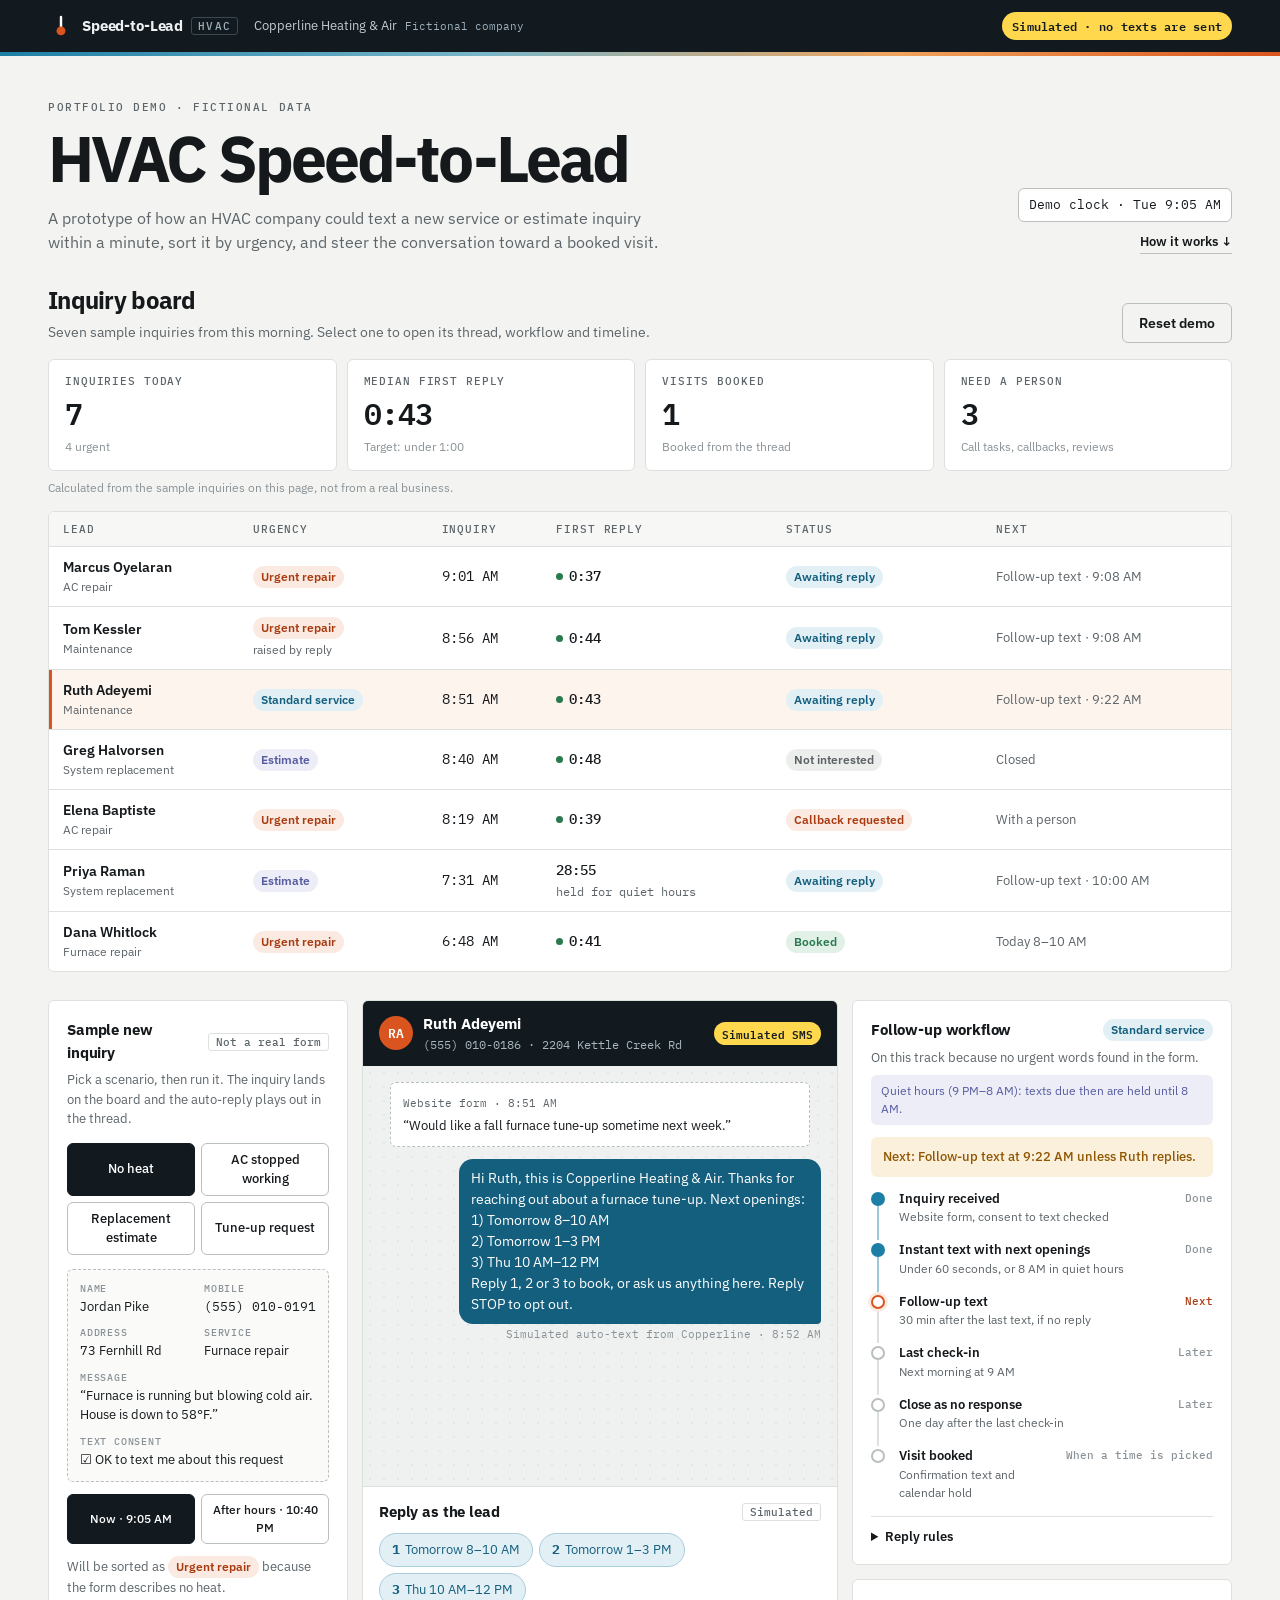
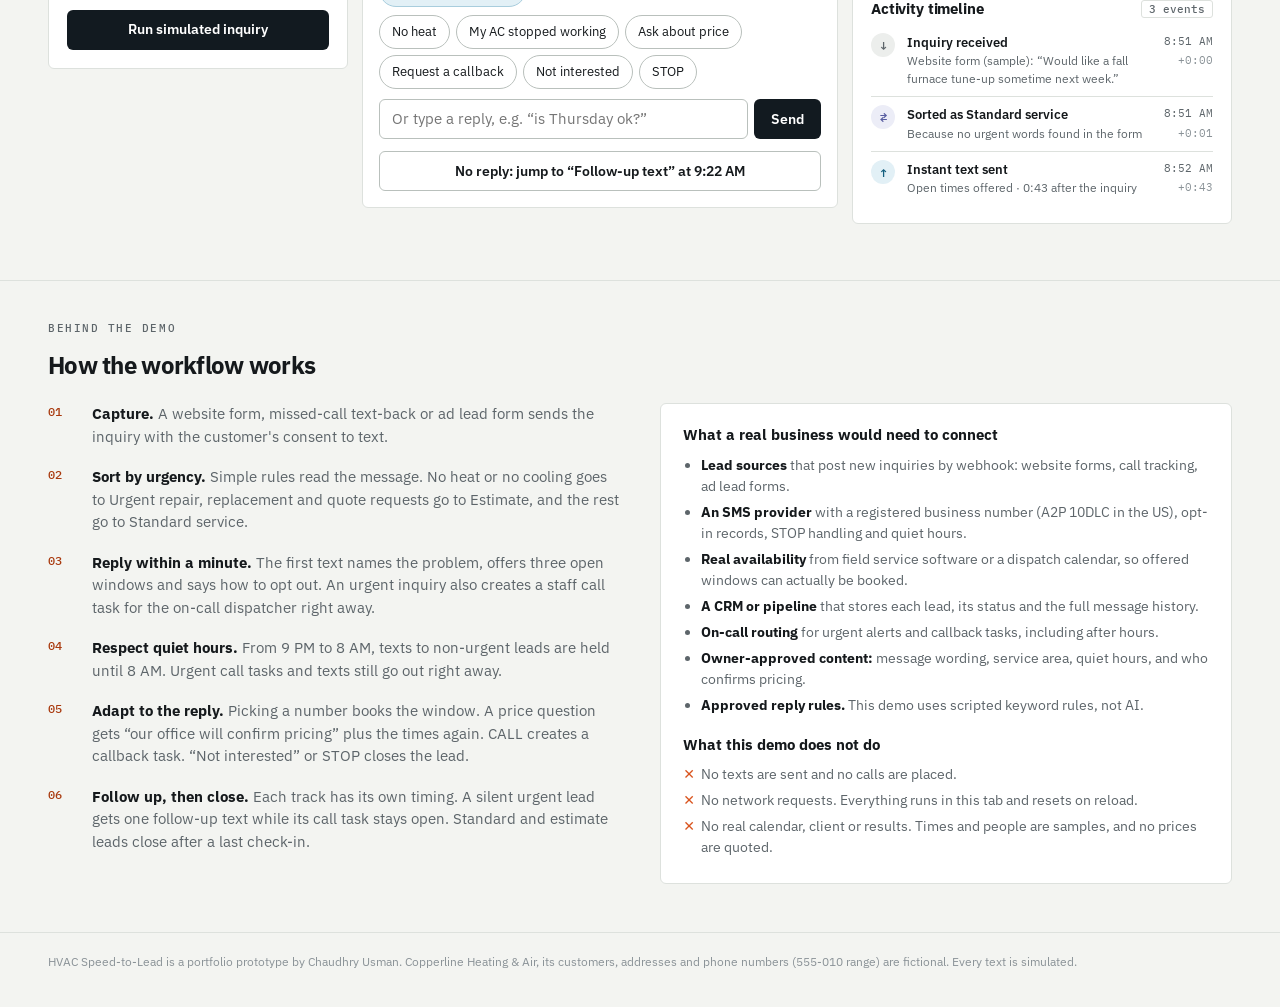
<file: public/demos/hvac-speed-to-lead/index.html>
<!doctype html>
<html lang="en">
<head>
  <meta charset="utf-8">
  <meta name="viewport" content="width=device-width, initial-scale=1">
  <title>HVAC Speed-to-Lead · Portfolio demo</title>
  <meta name="description" content="A portfolio prototype showing how an HVAC company could answer a new service or estimate inquiry within a minute and guide it toward a booked visit. All data and texts are simulated.">
  <meta name="robots" content="noindex">
  <meta name="theme-color" content="#121a20">
  <link rel="icon" href="data:image/svg+xml,%3Csvg xmlns='http://www.w3.org/2000/svg' viewBox='0 0 32 32'%3E%3Crect width='32' height='32' rx='7' fill='%23121a20'/%3E%3Cpath d='M16 6v13' stroke='%23fff' stroke-width='3' stroke-linecap='round'/%3E%3Ccircle cx='16' cy='22' r='5' fill='%23d9541e'/%3E%3C/svg%3E">
  <link rel="preconnect" href="https://fonts.googleapis.com">
  <link rel="preconnect" href="https://fonts.gstatic.com" crossorigin>
  <link href="https://fonts.googleapis.com/css2?family=IBM+Plex+Mono:wght@400;500&family=IBM+Plex+Sans:wght@400;500;600;700&display=swap" rel="stylesheet">
  <link rel="stylesheet" href="css/styles.css">
</head>
<body>
  <a class="skip" href="#main">Skip to content</a>

  <header class="bar">
    <div class="bar-brand">
      <svg class="bar-mark" viewBox="0 0 32 32" aria-hidden="true">
        <path d="M16 5v14" stroke="currentColor" stroke-width="3" stroke-linecap="round"/>
        <circle cx="16" cy="22" r="5.5" fill="var(--heat)"/>
      </svg>
      <span>Speed-to-Lead</span><span class="bar-sub">HVAC</span>
    </div>
    <div class="bar-co"><span>Copperline Heating &amp; Air</span><span class="bar-fiction">Fictional company</span></div>
    <span class="sim-badge">Simulated · no texts are sent</span>
  </header>
  <div class="temp-strip" aria-hidden="true"></div>

  <main id="main" tabindex="-1">
    <section class="intro">
      <div>
        <p class="kicker">Portfolio demo · fictional data</p>
        <h1>HVAC Speed-to-Lead</h1>
        <p class="lede">A prototype of how an HVAC company could text a new service or estimate inquiry within a minute, sort it by urgency, and steer the conversation toward a booked visit.</p>
      </div>
      <div class="intro-side">
        <p class="clock mono" id="demo-clock">Demo clock</p>
        <a class="text-link" href="#how">How it works ↓</a>
      </div>
    </section>

    <section class="board" aria-labelledby="board-h">
      <div class="sec-head">
        <div>
          <h2 id="board-h">Inquiry board</h2>
          <p>Seven sample inquiries from this morning. Select one to open its thread, workflow and timeline.</p>
        </div>
        <button type="button" class="btn btn-ghost" id="reset-demo">Reset demo</button>
      </div>
      <div class="kpis" id="kpis"></div>
      <p class="kpi-caption">Calculated from the sample inquiries on this page, not from a real business.</p>
      <div class="board-wrap" id="board-table"></div>
    </section>

    <section class="workspace" aria-label="Lead workspace">
      <div class="panel col-launch" id="launcher"></div>
      <div class="panel col-thread" id="thread"></div>
      <div class="col-flow">
        <div class="panel" id="workflow"></div>
        <div class="panel" id="timeline"></div>
      </div>
    </section>

    <section class="explain" id="how" aria-labelledby="how-h">
      <p class="kicker">Behind the demo</p>
      <h2 id="how-h">How the workflow works</h2>
      <div class="explain-grid">
        <ol class="how-list">
          <li><b>Capture.</b> A website form, missed-call text-back or ad lead form sends the inquiry with the customer's consent to text.</li>
          <li><b>Sort by urgency.</b> Simple rules read the message. No heat or no cooling goes to Urgent repair, replacement and quote requests go to Estimate, and the rest go to Standard service.</li>
          <li><b>Reply within a minute.</b> The first text names the problem, offers three open windows and says how to opt out. An urgent inquiry also creates a staff call task for the on-call dispatcher right away.</li>
          <li><b>Respect quiet hours.</b> From 9 PM to 8 AM, texts to non-urgent leads are held until 8 AM. Urgent call tasks and texts still go out right away.</li>
          <li><b>Adapt to the reply.</b> Picking a number books the window. A price question gets “our office will confirm pricing” plus the times again. CALL creates a callback task. “Not interested” or STOP closes the lead.</li>
          <li><b>Follow up, then close.</b> Each track has its own timing. A silent urgent lead gets one follow-up text while its call task stays open. Standard and estimate leads close after a last check-in.</li>
        </ol>
        <div class="connect">
          <h3>What a real business would need to connect</h3>
          <ul>
            <li><b>Lead sources</b> that post new inquiries by webhook: website forms, call tracking, ad lead forms.</li>
            <li><b>An SMS provider</b> with a registered business number (A2P 10DLC in the US), opt-in records, STOP handling and quiet hours.</li>
            <li><b>Real availability</b> from field service software or a dispatch calendar, so offered windows can actually be booked.</li>
            <li><b>A CRM or pipeline</b> that stores each lead, its status and the full message history.</li>
            <li><b>On-call routing</b> for urgent alerts and callback tasks, including after hours.</li>
            <li><b>Owner-approved content:</b> message wording, service area, quiet hours, and who confirms pricing.</li>
            <li><b>Approved reply rules.</b> This demo uses scripted keyword rules, not AI.</li>
          </ul>
          <h3>What this demo does not do</h3>
          <ul class="not-list">
            <li>No texts are sent and no calls are placed.</li>
            <li>No network requests. Everything runs in this tab and resets on reload.</li>
            <li>No real calendar, client or results. Times and people are samples, and no prices are quoted.</li>
          </ul>
        </div>
      </div>
    </section>
  </main>

  <footer class="foot">
    <p>HVAC Speed-to-Lead is a portfolio prototype by Chaudhry Usman. Copperline Heating &amp; Air, its customers, addresses and phone numbers (555-010 range) are fictional. Every text is simulated.</p>
  </footer>

  <div class="toast" id="toast" role="status" aria-live="polite"></div>

  <script src="js/data.js"></script>
  <script src="js/app.js"></script>
</body>
</html>
</file>
<file: public/demos/hvac-speed-to-lead/css/styles.css>
/* HVAC Speed-to-Lead: styles
   Thermostat palette: furnace orange for heat and urgency, coolant blue for
   standard work, green only for a booked visit. Neutral base follows the
   portfolio's off-white paper and mono labels. */

:root {
  --paper: #f3f4f1;
  --panel: #ffffff;
  --ink: #15191c;
  --muted: #5d656a;
  --faint: #8a9297;
  --line: #dde1dd;
  --line-strong: #b9c0bc;
  --night: #121a20;
  --night-2: #1c262e;

  --heat: #d9541e;
  --heat-ink: #a93a0f;
  --heat-wash: #fbeae1;
  --cool: #1d7fa6;
  --cool-ink: #145f7e;
  --cool-wash: #e2f0f6;
  --est: #575ca0;
  --est-wash: #ecedf7;
  --go: #2b7a4f;
  --go-wash: #e1f1e7;
  --amber: #8f5600;
  --amber-wash: #fbf0dc;

  --sans: "IBM Plex Sans", "Segoe UI", system-ui, sans-serif;
  --mono: "IBM Plex Mono", ui-monospace, "Cascadia Mono", monospace;
  --r: 6px;
  --gutter: clamp(16px, 4vw, 48px);
  --focus: 0 0 0 2px #fff, 0 0 0 4px var(--cool);
}

* { box-sizing: border-box; }
html { -webkit-text-size-adjust: 100%; scroll-behavior: smooth; }
body {
  margin: 0;
  background: var(--paper);
  color: var(--ink);
  font-family: var(--sans);
  font-size: 15px;
  line-height: 1.5;
}
button, input { font: inherit; color: inherit; }
:focus-visible { outline: none; box-shadow: var(--focus); }
.mono { font-family: var(--mono); font-variant-numeric: tabular-nums; }
.visually-hidden { position: absolute !important; width: 1px; height: 1px; overflow: hidden; clip: rect(0 0 0 0); white-space: nowrap; }
.skip { position: absolute; left: 8px; top: -60px; z-index: 50; background: var(--night); color: #fff; padding: 8px 12px; border-radius: var(--r); }
.skip:focus { top: 8px; }

/* ---------- header ---------- */

.bar {
  display: flex; align-items: center; gap: 16px; flex-wrap: wrap;
  padding: 12px var(--gutter);
  background: var(--night); color: #eef1f2;
}
.bar-brand { display: inline-flex; align-items: center; gap: 8px; font-weight: 700; letter-spacing: -.01em; }
.bar-mark { width: 26px; height: 26px; color: #fff; }
.bar-sub { font: 500 11px var(--mono); letter-spacing: .12em; color: #9fb0bb; border: 1px solid #3a4852; padding: 1px 6px; border-radius: 3px; }
.bar-co { display: inline-flex; align-items: center; gap: 8px; color: #c4ccd1; font-size: 13px; }
.bar-fiction { font: 11px var(--mono); color: #9fb0bb; }
.sim-badge {
  margin-left: auto;
  font: 600 12px var(--mono); letter-spacing: .02em;
  background: #ffd84d; color: var(--night);
  padding: 4px 10px; border-radius: 999px;
}
.temp-strip { height: 4px; background: linear-gradient(90deg, var(--cool) 0%, #79b6c9 38%, #f0a35c 70%, var(--heat) 100%); }

/* ---------- intro ---------- */

main { display: block; }
main:focus { outline: none; }
.intro {
  display: grid; grid-template-columns: minmax(0, 1fr) auto; gap: 24px; align-items: end;
  padding: 44px var(--gutter) 28px;
  max-width: 1480px; margin: 0 auto;
}
.kicker { margin: 0 0 12px; font: 500 11px var(--mono); letter-spacing: .14em; text-transform: uppercase; color: var(--muted); }
h1 { margin: 0; font-size: clamp(34px, 5.4vw, 64px); line-height: 1; letter-spacing: -.045em; font-weight: 700; }
.lede { max-width: 640px; margin: 16px 0 0; color: var(--muted); font-size: 16px; }
.intro-side { display: grid; justify-items: end; gap: 10px; }
.clock { margin: 0; padding: 6px 10px; border: 1px solid var(--line-strong); border-radius: var(--r); background: var(--panel); font-size: 13px; }
.text-link { color: var(--ink); font-size: 13px; font-weight: 600; text-decoration: none; border-bottom: 1px solid var(--line-strong); padding-bottom: 2px; }
.text-link:hover { color: var(--heat-ink); border-color: var(--heat); }

/* ---------- shared bits ---------- */

.btn {
  min-height: 40px; padding: 0 16px; border-radius: var(--r);
  border: 1px solid transparent; cursor: pointer; font-weight: 600; font-size: 14px;
}
.btn:disabled { cursor: not-allowed; opacity: .55; }
.btn-primary { background: var(--night); color: #fff; }
.btn-primary:not(:disabled):hover { background: var(--night-2); }
.btn-ghost { background: transparent; border-color: var(--line-strong); color: var(--ink); }
.btn-ghost:not(:disabled):hover { border-color: var(--ink); }
.btn-block { width: 100%; margin-top: 12px; }

.pill {
  display: inline-block; white-space: nowrap;
  padding: 2px 8px; border-radius: 999px;
  font-size: 12px; font-weight: 600; line-height: 1.5;
}
.pill-heat { background: var(--heat-wash); color: var(--heat-ink); }
.pill-cool { background: var(--cool-wash); color: var(--cool-ink); }
.pill-est { background: var(--est-wash); color: var(--est); }
.pill-go { background: var(--go-wash); color: var(--go); }
.pill-amber { background: var(--amber-wash); color: var(--amber); }
.pill-muted { background: #eceeec; color: #5b6266; }
.pill-neutral { background: #eceeec; color: var(--ink); }

.tag { font: 500 11px var(--mono); color: var(--muted); border: 1px solid var(--line); padding: 1px 7px; border-radius: 3px; white-space: nowrap; }
.panel {
  background: var(--panel); border: 1px solid var(--line); border-radius: var(--r);
  padding: 18px;
}
.panel-head { display: flex; justify-content: space-between; align-items: center; gap: 10px; }
.panel-head h3, .reply-head h3 { margin: 0; font-size: 15px; letter-spacing: -.01em; }
.panel-note { margin: 6px 0 14px; color: var(--muted); font-size: 13px; }
.fine { margin: 10px 0 0; color: var(--faint); font-size: 12px; }

/* ---------- board ---------- */

.board, .workspace, .explain { max-width: 1480px; margin: 0 auto; padding: 0 var(--gutter); }
.sec-head { display: flex; justify-content: space-between; align-items: flex-end; gap: 16px; margin-bottom: 16px; }
.sec-head h2, .explain h2 { margin: 0; font-size: 24px; letter-spacing: -.03em; }
.sec-head p { margin: 4px 0 0; color: var(--muted); font-size: 14px; }

.kpis { display: grid; grid-template-columns: repeat(4, minmax(0, 1fr)); gap: 10px; }
.kpi { background: var(--panel); border: 1px solid var(--line); border-radius: var(--r); padding: 14px 16px; display: grid; gap: 2px; }
.kpi-label { font: 500 11px var(--mono); letter-spacing: .08em; text-transform: uppercase; color: var(--muted); }
.kpi-value { font: 600 30px var(--mono); letter-spacing: -.03em; font-variant-numeric: tabular-nums; }
.kpi-note { font-size: 12px; color: var(--faint); }
.kpi-caption { margin: 8px 0 14px; font-size: 12px; color: var(--faint); }

.board-wrap { background: var(--panel); border: 1px solid var(--line); border-radius: var(--r); overflow: hidden; }
.board-table { width: 100%; border-collapse: collapse; font-size: 14px; }
.board-table th {
  text-align: left; padding: 10px 14px; background: #f7f8f6; border-bottom: 1px solid var(--line);
  font: 500 11px var(--mono); letter-spacing: .08em; text-transform: uppercase; color: var(--muted);
}
.board-table td { padding: 10px 14px; border-bottom: 1px solid var(--line); vertical-align: middle; }
.board-table tbody tr { cursor: pointer; transition: background .15s; }
.board-table tbody tr:last-child td { border-bottom: 0; }
.board-table tbody tr:hover { background: #f8f9f7; }
.board-table tr.is-selected { background: #fdf4ee; box-shadow: inset 3px 0 0 var(--heat); }
.row-open { all: unset; cursor: pointer; display: grid; border-radius: 3px; }
.row-open:focus-visible { box-shadow: var(--focus); }
.row-open b { font-weight: 600; }
.row-open small, .escalated { color: var(--muted); font-size: 12px; }
.escalated { display: block; margin-top: 2px; }
.rt { font-weight: 500; }
.rt-ok::before { content: ""; display: inline-block; width: 7px; height: 7px; margin-right: 6px; border-radius: 50%; background: var(--go); vertical-align: 1px; }
.next-cell { color: var(--muted); font-size: 13px; }

/* ---------- workspace ---------- */

.workspace {
  display: grid; grid-template-columns: 300px minmax(0, 1fr) 380px; gap: 14px; align-items: start;
  margin-top: 28px;
}
.col-flow { display: grid; gap: 14px; }

/* launcher */
.seg-group { display: grid; grid-template-columns: 1fr 1fr; gap: 6px; }
.seg {
  min-height: 38px; padding: 6px 8px; border-radius: var(--r); cursor: pointer;
  border: 1px solid var(--line-strong); background: #fff; font-size: 13px; font-weight: 500; text-align: center;
}
.seg:hover { border-color: var(--ink); }
.seg.is-on { background: var(--night); border-color: var(--night); color: #fff; }
.form-preview {
  margin: 14px 0 0; padding: 12px; border: 1px dashed var(--line-strong); border-radius: var(--r);
  display: grid; grid-template-columns: 1fr 1fr; gap: 10px 12px; background: #fafbf9;
}
.form-preview div { min-width: 0; }
.form-preview .wide { grid-column: 1 / -1; }
.form-preview dt { font: 500 10px var(--mono); letter-spacing: .08em; text-transform: uppercase; color: var(--faint); }
.form-preview dd { margin: 2px 0 0; font-size: 13px; overflow-wrap: anywhere; }
.route-preview { margin: 12px 0 0; font-size: 13px; color: var(--muted); }
.arrival { display: grid; grid-template-columns: 1fr 1fr; gap: 6px; margin-top: 12px; }
.arrival .seg { font-size: 12px; }
.quiet-note { margin: 8px 0 0; padding: 7px 10px; border-radius: var(--r); background: var(--est-wash); color: var(--est); font-size: 12px; }
.col-flow .quiet-note { margin: -6px 0 12px; }

/* thread */
.col-thread { padding: 0; overflow: hidden; display: flex; flex-direction: column; }
.phone-head { display: flex; align-items: center; gap: 10px; padding: 12px 16px; background: var(--night); color: #fff; }
.avatar { width: 34px; height: 34px; border-radius: 50%; display: grid; place-items: center; background: var(--heat); font: 600 13px var(--mono); flex: 0 0 auto; }
.phone-who { display: grid; min-width: 0; }
.phone-who small { color: #a9b6be; font-size: 12px; white-space: nowrap; overflow: hidden; text-overflow: ellipsis; }
.sim-tag { margin-left: auto; font: 600 11px var(--mono); color: var(--night); background: #ffd84d; padding: 2px 8px; border-radius: 999px; white-space: nowrap; }
.thread {
  height: 420px; overflow-y: auto; padding: 16px; display: flex; flex-direction: column; gap: 12px;
  background: #eef1f0;
  background-image: radial-gradient(rgba(21,25,28,.05) 1px, transparent 1px);
  background-size: 14px 14px;
}
.form-card { align-self: center; width: min(100%, 420px); background: #fff; border: 1px dashed var(--line-strong); border-radius: var(--r); padding: 10px 12px; font-size: 13px; }
.form-card .mono { font-size: 11px; color: var(--muted); }
.form-card p { margin: 4px 0 0; }
.msg { display: grid; gap: 3px; max-width: 82%; }
.msg-lead { justify-self: start; align-self: flex-start; }
.msg-biz { justify-self: end; align-self: flex-end; justify-items: end; }
.bubble { padding: 9px 12px; border-radius: 14px; font-size: 14px; white-space: pre-line; overflow-wrap: anywhere; }
.msg-lead .bubble { background: #fff; border: 1px solid var(--line); border-bottom-left-radius: 4px; }
.msg-biz .bubble { background: var(--cool-ink); color: #fff; border-bottom-right-radius: 4px; }
.msg-meta { font: 11px var(--mono); color: var(--faint); }
.typing { display: inline-flex; gap: 4px; padding: 12px 14px; }
.typing i { width: 6px; height: 6px; border-radius: 50%; background: #cfe3ec; animation: blink 1s infinite ease-in-out; }
.typing i:nth-child(2) { animation-delay: .15s; }
.typing i:nth-child(3) { animation-delay: .3s; }
@keyframes blink { 0%, 80%, 100% { opacity: .3; transform: translateY(0); } 40% { opacity: 1; transform: translateY(-2px); } }

.reply-box { padding: 14px 16px 16px; border-top: 1px solid var(--line); }
.reply-head { display: flex; justify-content: space-between; align-items: center; margin-bottom: 10px; }
.slot-row, .chip-row { display: flex; flex-wrap: wrap; gap: 6px; }
.slot-row { margin-bottom: 8px; }
.chip {
  min-height: 34px; padding: 4px 12px; border-radius: 999px; cursor: pointer;
  border: 1px solid var(--line-strong); background: #fff; font-size: 13px;
}
.chip:not(:disabled):hover { border-color: var(--ink); }
.chip:disabled { opacity: .5; cursor: not-allowed; }
.chip-slot { border-color: #a8cddd; background: var(--cool-wash); color: var(--cool-ink); }
.chip-slot b { font-family: var(--mono); margin-right: 2px; }
.compose { display: flex; gap: 6px; margin-top: 10px; }
.compose input {
  flex: 1; min-width: 0; min-height: 40px; padding: 0 12px;
  border: 1px solid var(--line-strong); border-radius: var(--r); background: #fff;
}
.compose input:focus-visible { border-color: var(--cool); }

/* workflow */
.outcome { margin: 0 0 12px; padding: 10px 12px; border-radius: var(--r); font-size: 13px; font-weight: 500; }
.outcome-next { background: var(--amber-wash); color: var(--amber); }
.outcome-booked { background: var(--go-wash); color: var(--go); }
.outcome-handoff, .outcome-review, .outcome-task { background: var(--heat-wash); color: var(--heat-ink); }
.outcome-lost, .outcome-optout, .outcome-noresponse { background: #eceeec; color: #4d5458; }
.steps { list-style: none; margin: 0; padding: 0; }
.step { position: relative; display: grid; grid-template-columns: 18px 1fr auto; gap: 10px; padding: 0 0 14px; }
.step:last-child { padding-bottom: 0; }
.step::before { content: ""; position: absolute; left: 6px; top: 16px; bottom: 0; width: 2px; background: var(--line); }
.step:last-child::before { display: none; }
.step-dot { width: 14px; height: 14px; margin-top: 3px; border-radius: 50%; border: 2px solid var(--line-strong); background: #fff; position: relative; z-index: 1; }
.step b { display: block; font-size: 13px; font-weight: 600; }
.step small { display: block; color: var(--muted); font-size: 12px; }
.step-state { font: 500 11px var(--mono); color: var(--faint); white-space: nowrap; padding-top: 2px; }
.step-done .step-dot { background: var(--cool); border-color: var(--cool); }
.step-done::before { background: #9cc7d8; }
.step-next .step-dot { border-color: var(--heat); box-shadow: 0 0 0 3px var(--heat-wash); }
.step-next .step-state { color: var(--heat-ink); }
.step-skipped b, .step-skipped small { color: var(--faint); text-decoration: line-through; text-decoration-color: var(--line-strong); }
.step-booked.step-done .step-dot, .steps li:last-child.step-done .step-dot { background: var(--go); border-color: var(--go); }
.rules { margin-top: 14px; border-top: 1px solid var(--line); padding-top: 10px; font-size: 13px; }
.rules summary { cursor: pointer; font-weight: 600; }
.rules ul { margin: 8px 0 0; padding-left: 18px; color: var(--muted); }
.rules li { margin: 3px 0; }
.rules b { color: var(--ink); font-weight: 600; }

/* timeline */
.timeline { list-style: none; margin: 12px 0 0; padding: 0; max-height: 360px; overflow-y: auto; }
.tl { display: grid; grid-template-columns: 26px 1fr; gap: 10px; padding: 8px 0; border-top: 1px solid var(--line); }
.tl:first-child { border-top: 0; padding-top: 0; }
.tl-icon { width: 24px; height: 24px; border-radius: 50%; display: grid; place-items: center; font: 600 12px var(--mono); background: #eceeec; color: var(--muted); }
.tl-out .tl-icon { background: var(--cool-wash); color: var(--cool-ink); }
.tl-alert .tl-icon, .tl-task .tl-icon { background: var(--heat-wash); color: var(--heat-ink); }
.tl-book .tl-icon { background: var(--go-wash); color: var(--go); }
.tl-rule .tl-icon, .tl-hold .tl-icon { background: var(--est-wash); color: var(--est); }
.tl-body { min-width: 0; display: grid; grid-template-columns: 1fr auto; gap: 0 8px; }
.tl-top { display: contents; }
.tl-top b { font-size: 13px; font-weight: 600; }
.tl-top .mono { font-size: 11px; color: var(--muted); text-align: right; white-space: nowrap; }
.tl-body small { color: var(--muted); font-size: 12px; overflow-wrap: anywhere; }
.tl-offset { grid-column: 2; grid-row: 2; font-size: 11px; color: var(--faint); text-align: right; }

/* ---------- explanation ---------- */

.explain { margin-top: 56px; padding-top: 40px; border-top: 1px solid var(--line); }
.explain-grid { display: grid; grid-template-columns: minmax(0, 1fr) minmax(0, 1fr); gap: 40px; margin-top: 20px; }
.how-list { margin: 0; padding: 0; list-style: none; counter-reset: how; }
.how-list li { counter-increment: how; position: relative; padding: 0 0 18px 44px; color: var(--muted); }
.how-list li::before {
  content: counter(how, decimal-leading-zero); position: absolute; left: 0; top: 1px;
  font: 500 12px var(--mono); color: var(--heat-ink);
}
.how-list b { color: var(--ink); }
.connect { background: var(--panel); border: 1px solid var(--line); border-radius: var(--r); padding: 20px 22px; }
.connect h3 { margin: 0 0 8px; font-size: 15px; }
.connect h3 + ul { margin-top: 0; }
.connect ul { margin: 0 0 18px; padding-left: 18px; color: var(--muted); font-size: 14px; }
.connect ul:last-child { margin-bottom: 0; }
.connect li { margin: 5px 0; }
.connect b { color: var(--ink); }
.not-list li::marker { content: "✕  "; color: var(--heat); }

.foot { max-width: 1480px; margin: 48px auto 0; padding: 20px var(--gutter) 36px; border-top: 1px solid var(--line); color: var(--faint); font-size: 12px; }
.foot p { margin: 0; }

.toast {
  position: fixed; left: 50%; bottom: 20px; transform: translate(-50%, 20px);
  background: var(--night); color: #fff; padding: 10px 16px; border-radius: var(--r);
  font-size: 13px; opacity: 0; pointer-events: none; transition: opacity .2s, transform .2s;
  max-width: calc(100% - 32px);
}
.toast.show { opacity: 1; transform: translate(-50%, 0); }

/* ---------- responsive ---------- */

@media (max-width: 1180px) {
  .workspace { grid-template-columns: 300px minmax(0, 1fr); }
  .col-flow { grid-column: 1 / -1; grid-template-columns: 1fr 1fr; align-items: start; }
}

@media (max-width: 860px) {
  .kpis { grid-template-columns: repeat(2, minmax(0, 1fr)); }
  .workspace { grid-template-columns: 1fr; }
  .col-flow { grid-template-columns: 1fr; }
  .explain-grid { grid-template-columns: 1fr; gap: 24px; }

  /* board rows become cards */
  .board-wrap { background: transparent; border: 0; }
  .board-table thead { display: none; }
  .board-table, .board-table tbody, .board-table tr, .board-table td { display: block; }
  .board-table tbody { display: grid; gap: 8px; }
  .board-table tr { background: var(--panel); border: 1px solid var(--line); border-radius: var(--r); padding: 10px 12px; display: grid; grid-template-columns: 1fr auto; gap: 6px 12px; }
  .board-table td { padding: 0; border: 0; }
  .board-table td[data-label="Lead"] { grid-column: 1 / -1; }
  .board-table td[data-label="Next"] { grid-column: 1 / -1; }
  .board-table td[data-label]:not([data-label="Lead"])::before {
    content: attr(data-label); display: block;
    font: 500 10px var(--mono); letter-spacing: .08em; text-transform: uppercase; color: var(--faint);
  }
}

@media (max-width: 560px) {
  body { font-size: 14px; }
  .intro { grid-template-columns: 1fr; padding-top: 32px; }
  .intro-side { justify-items: start; }
  .bar { gap: 8px 12px; }
  .bar-co { order: 3; width: 100%; font-size: 12px; }
  .sec-head { flex-direction: column; align-items: flex-start; }
  .kpi-value { font-size: 24px; }
  .thread { height: 380px; padding: 12px; }
  .msg { max-width: 92%; }
  .phone-who small { white-space: normal; }
}

@media (prefers-reduced-motion: reduce) {
  html { scroll-behavior: auto; }
  *, *::before, *::after { animation-duration: .01ms !important; transition-duration: .01ms !important; }
}
</file>
